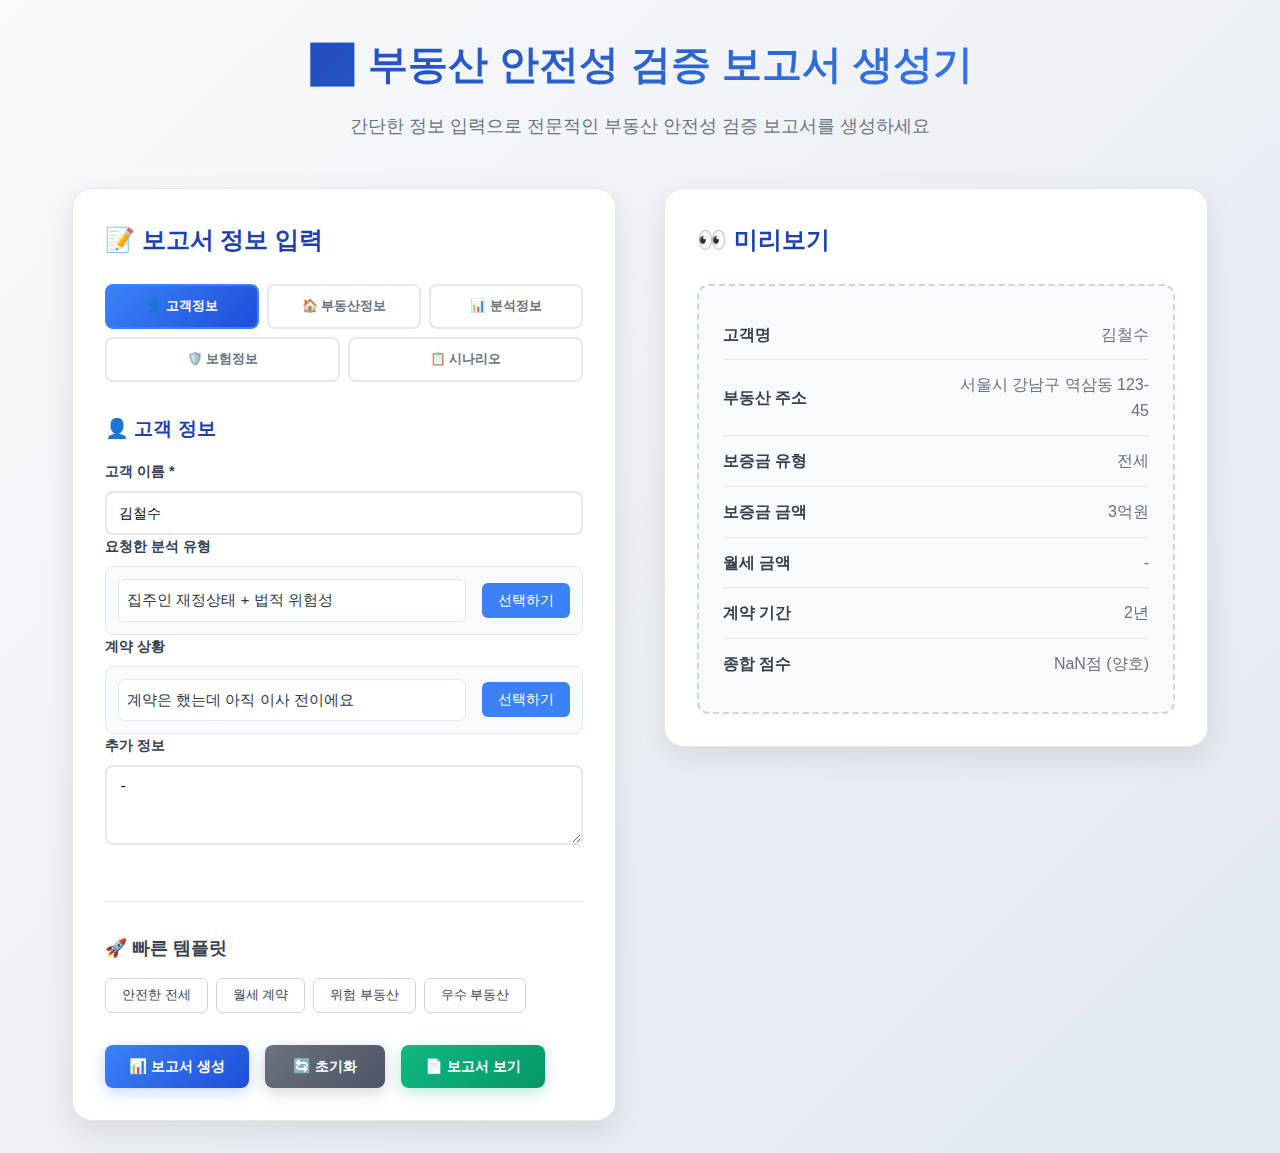
<file: 03_Report_System/report-generator/report-generator.html>
<!DOCTYPE html>
<html lang="ko">
<head>
    <!-- Google Analytics 4 (GA4) 측정 코드 -->
    <script async src="https://www.googletagmanager.com/gtag/js?id=G-W7X130KM7E"></script>
    <script>
      window.dataLayer = window.dataLayer || [];
      function gtag(){dataLayer.push(arguments);}
      gtag('js', new Date());

      gtag('config', 'G-W7X130KM7E');
    </script>
    
    <meta charset="UTF-8">
    <meta name="viewport" content="width=device-width, initial-scale=1.0">
    <title>부동산 안전성 검증 보고서 생성기 - 보증지킴이</title>
    <link rel="icon" type="image/png" href="../images/logo.png"> 
    <link rel="apple-touch-icon" href="../images/logo.png">
    <link rel="stylesheet" href="../report-generator/report-generator.css">
    
    <!-- Meta Pixel Code -->
    <script>
    !function(f,b,e,v,n,t,s)
    {if(f.fbq)return;n=f.fbq=function(){n.callMethod?
    n.callMethod.apply(n,arguments):n.queue.push(arguments)};
    if(!f._fbq)f._fbq=n;n.push=n;n.loaded=!0;n.version='2.0';
    n.queue=[];t=b.createElement(e);t.async=!0;
    t.src=v;s=b.getElementsByTagName(e)[0];
    s.parentNode.insertBefore(t,s)}(window, document,'script',
    'https://connect.facebook.net/en_US/fbevents.js');
    fbq('init', '1330722015430909');
    fbq('track', 'PageView');
    </script>
    <noscript><img height="1" width="1" style="display:none"
    src="https://www.facebook.com/tr?id=1330722015430909&ev=PageView&noscript=1"
    /></noscript>
    <!-- End Meta Pixel Code -->
</head>
<body>
    <div class="container">
        <!-- 헤더 -->
        <div class="header">
            <h1>📊 부동산 안전성 검증 보고서 생성기</h1>
            <p>간단한 정보 입력으로 전문적인 부동산 안전성 검증 보고서를 생성하세요</p>
        </div>

        <!-- 메인 콘텐츠 -->
        <div class="main-content">
            <!-- 입력 폼 섹션 -->
            <div class="form-section">
                <h2>📝 보고서 정보 입력</h2>
                
                <!-- 섹션 네비게이션 -->
                <div class="section-navigation">
                    <button type="button" class="nav-btn active" onclick="showSection('customer')">👤 고객정보</button>
                    <button type="button" class="nav-btn" onclick="showSection('property')">🏠 부동산정보</button>
                    <button type="button" class="nav-btn" onclick="showSection('analysis')">📊 분석정보</button>
                    <button type="button" class="nav-btn" onclick="showSection('insurance')">🛡️ 보험정보</button>
                    <button type="button" class="nav-btn" onclick="showSection('scenario')">📋 시나리오</button>
                </div>
                
                <form id="reportForm" class="form-grid">
                    <!-- 고객 정보 섹션 -->
                    <div class="section-content active" id="customer-section">
                        <h3>👤 고객 정보</h3>
                        <div class="form-group">
                            <label for="customerName">고객 이름 *</label>
                            <input type="text" id="customerName" placeholder="예: 김철수" value="김철수" required>
                        </div>

                        <div class="form-group">
                            <label for="requestedAnalysis">요청한 분석 유형</label>
                            <div class="analysis-type-selector">
                                <div class="selected-analysis" id="selectedAnalysis">집주인 재정상태 + 법적 위험성</div>
                                <button type="button" class="select-button" onclick="openAnalysisSelector()">선택하기</button>
                            </div>
                        </div>

                        <div class="form-group">
                            <label for="contractSituation">계약 상황</label>
                            <div class="selector-container">
                                <div class="selected-value" id="selectedContractSituation">계약은 했는데 아직 이사 전이에요</div>
                                <button type="button" class="select-button" onclick="openContractSituationSelector()">선택하기</button>
                            </div>
                        </div>

                        <div class="form-group">
                            <label for="additionalInfo">추가 정보</label>
                            <textarea id="additionalInfo" placeholder="특별한 요청사항이나 추가 정보를 입력하세요">-</textarea>
                        </div>
                    </div>

                    <!-- 부동산 정보 섹션 -->
                    <div class="section-content" id="property-section">
                        <h3>🏠 부동산 정보</h3>
                        <div class="form-group">
                            <label for="propertyAddress">부동산 주소 *</label>
                            <input type="text" id="propertyAddress" placeholder="예: 서울시 강남구 역삼동 123-45" value="서울시 강남구 역삼동 123-45" required>
                        </div>

                        <div class="form-group">
                            <label for="depositType">보증금 유형 *</label>
                            <div class="selector-container">
                                <div class="selected-value" id="selectedDepositType">전세</div>
                                <button type="button" class="select-button" onclick="openDepositTypeSelector()">선택하기</button>
                            </div>
                        </div>

                        <div class="form-group">
                            <label for="depositAmount">보증금 금액 *</label>
                            <input type="text" id="depositAmount" placeholder="예: 3억원, 1억 5천만원" value="3억원" required>
                            <div class="help-text">한글로 입력해주세요 (예: 3억원, 1억 5천만원)</div>
                        </div>

                        <div class="form-group">
                            <label for="monthlyRent">월세 금액</label>
                            <input type="text" id="monthlyRent" placeholder="예: 50만원 (전세면 -)" value="-">
                            <div class="help-text">월세/반전세인 경우에만 입력, 전세면 "-"</div>
                        </div>

                        <div class="form-group">
                            <label for="contractPeriod">계약 기간</label>
                            <div class="selector-container">
                                <div class="selected-value" id="selectedContractPeriod">2년</div>
                                <button type="button" class="select-button" onclick="openContractPeriodSelector()">선택하기</button>
                            </div>
                        </div>
                    </div>

                    <!-- 분석 정보 섹션 -->
                    <div class="section-content" id="analysis-section">
                        <h3>📊 분석 정보</h3>
                        <div class="score-input-group">
                            <div class="form-group">
                                <label for="legalScore">법적 안전성 점수 *</label>
                                <input type="number" id="legalScore" placeholder="0-100" value="90" min="0" max="100" required>
                            </div>
                            <div class="form-group">
                                <label for="financialScore">금융 안전성 점수 *</label>
                                <input type="number" id="financialScore" placeholder="0-100" value="85" min="0" max="100" required>
                            </div>
                        </div>
                        
                        <div class="score-input-group">
                            <div class="form-group">
                                <label for="totalScore">종합 점수 (자동계산)</label>
                                <input type="number" id="totalScore" placeholder="자동계산" readonly>
                            </div>
                            <div class="form-group">
                                <label for="scoreLabel">점수 등급 (자동계산)</label>
                                <select id="scoreLabel" disabled>
                                    <option value="우수">우수 (90-100)</option>
                                    <option value="양호" selected>양호 (80-89)</option>
                                    <option value="보통">보통 (70-79)</option>
                                    <option value="주의">주의 (50-69)</option>
                                    <option value="위험">위험 (0-49)</option>
                                </select>
                            </div>
                        </div>
                    </div>

                    <!-- 보험 정보 섹션 -->
                    <div class="section-content" id="insurance-section">
                        <h3>🛡️ 보험 정보</h3>
                        <div class="form-group">
                            <label for="insuranceAvailable">보험 가입 가능 여부</label>
                            <div class="selector-container">
                                <div class="selected-value" id="selectedInsuranceAvailable">가입 가능</div>
                                <button type="button" class="select-button" onclick="openInsuranceSelector()">선택하기</button>
                            </div>
                        </div>

                        <div class="form-group">
                            <label for="insurancePremium">월 보험료</label>
                            <input type="text" id="insurancePremium" placeholder="예: 3만원" value="3만원">
                        </div>

                        <div class="form-group">
                            <label for="insuranceLimit">보장 한도</label>
                            <input type="text" id="insuranceLimit" placeholder="예: 최대 3억원" value="최대 3억원">
                        </div>

                        <div class="form-group">
                            <label for="recommendedInsurance">추천 보험사</label>
                            <input type="text" id="recommendedInsurance" placeholder="예: DB손해보험, 현대해상" value="DB손해보험, 현대해상">
                        </div>

                        <div class="form-group">
                            <label for="loanAvailable">전세대출 가능 여부</label>
                            <div class="selector-container">
                                <div class="selected-value" id="selectedLoanAvailable">대출 가능</div>
                                <button type="button" class="select-button" onclick="openLoanSelector()">선택하기</button>
                            </div>
                        </div>

                        <div class="form-group">
                            <label for="loanLimit">대출 한도</label>
                            <input type="text" id="loanLimit" placeholder="예: 2.4억원" value="2.4억원">
                        </div>

                        <div class="form-group">
                            <label for="recommendedBank">추천 은행</label>
                            <input type="text" id="recommendedBank" placeholder="예: 국민은행, 신한은행" value="국민은행, 신한은행">
                        </div>
                    </div>

                    <!-- 시나리오 선택 섹션 -->
                    <div class="section-content" id="scenario-section">
                        <h3>📋 시나리오 선택</h3>
                        <p class="section-description">보고서에 포함할 시나리오를 선택하세요</p>
                        
                        <div class="scenario-checkboxes">
                            <div class="checkbox-group">
                                <input type="checkbox" id="scenarioAuction" checked>
                                <label for="scenarioAuction">경매 상황</label>
                                <span class="checkbox-desc">경매 발생 시 예상되는 상황과 손실 분석</span>
                            </div>
                            
                            <div class="checkbox-group">
                                <input type="checkbox" id="scenarioFraud" checked onchange="toggleFraudDetails()">
                                <label for="scenarioFraud">전세사기</label>
                                <span class="checkbox-desc">이런 전세사기들이 있어요</span>
                                <button type="button" class="detail-toggle-btn" onclick="toggleFraudDetails()" id="fraudDetailBtn">세부선택</button>
                                
                                <div class="fraud-details" id="fraudDetails" style="display: none;">
                                    <div class="fraud-sub-checkboxes">
                                        <div class="sub-checkbox-group">
                                            <input type="checkbox" id="fraudDoubleContract" checked>
                                            <label for="fraudDoubleContract">이중계약 사기</label>
                                            <span class="sub-desc">같은 집을 여러 명에게 계약</span>
                                        </div>
                                        <div class="sub-checkbox-group">
                                            <input type="checkbox" id="fraudFakeOwner" checked>
                                            <label for="fraudFakeOwner">가짜 집주인 사기</label>
                                            <span class="sub-desc">실제 집주인이 아닌 사람이 계약</span>
                                        </div>
                                        <div class="sub-checkbox-group">
                                            <input type="checkbox" id="fraudMortgage" checked>
                                            <label for="fraudMortgage">저당권 설정 사기</label>
                                            <span class="sub-desc">보증금보다 높은 저당권 설정</span>
                                        </div>
                                        <div class="sub-checkbox-group">
                                            <input type="checkbox" id="fraudAuction" checked>
                                            <label for="fraudAuction">경매 예정 사기</label>
                                            <span class="sub-desc">경매 예정인 집을 계약</span>
                                        </div>
                                        <div class="sub-checkbox-group">
                                            <input type="checkbox" id="fraudDocument" checked>
                                            <label for="fraudDocument">서류 위조 사기</label>
                                            <span class="sub-desc">등기부등본 등 서류 위조</span>
                                        </div>
                                        <div class="sub-checkbox-group">
                                            <input type="checkbox" id="fraudDeposit" checked>
                                            <label for="fraudDeposit">보증금 횡령 사기</label>
                                            <span class="sub-desc">보증금을 다른 용도로 사용</span>
                                        </div>
                                        <div class="sub-checkbox-group">
                                            <input type="checkbox" id="fraudEviction" checked>
                                            <label for="fraudEviction">강제퇴거 사기</label>
                                            <span class="sub-desc">계약 기간 중 강제로 퇴거 요구</span>
                                        </div>
                                        <div class="sub-checkbox-group">
                                            <input type="checkbox" id="fraudRent" checked>
                                            <label for="fraudRent">월세 요구 사기</label>
                                            <span class="sub-desc">전세인데 월세를 요구</span>
                                        </div>
                                    </div>
                                </div>
                            </div>
                            
                            <div class="checkbox-group">
                                <input type="checkbox" id="scenarioContact" checked>
                                <label for="scenarioContact">집주인 연락 두절</label>
                                <span class="checkbox-desc">갑자기 연락이 안 될 때</span>
                            </div>
                            
                            <div class="checkbox-group">
                                <input type="checkbox" id="scenarioPrice" checked>
                                <label for="scenarioPrice">저렴한 매물</label>
                                <span class="checkbox-desc">너무 싸게 나온 집일 때</span>
                            </div>
                            
                            <div class="checkbox-group">
                                <input type="checkbox" id="scenarioContract" checked>
                                <label for="scenarioContract">계약서 이상 조항</label>
                                <span class="checkbox-desc">이상한 조건이 있을 때</span>
                            </div>
                            
                            <div class="checkbox-group">
                                <input type="checkbox" id="scenarioCredit" checked>
                                <label for="scenarioCredit">집주인 신용도</label>
                                <span class="checkbox-desc">집주인 재정상태가 불안할 때</span>
                            </div>
                            
                            <div class="checkbox-group">
                                <input type="checkbox" id="scenarioTips" checked>
                                <label for="scenarioTips">추가 팁</label>
                                <span class="checkbox-desc">더 안전하게 하려면</span>
                            </div>
                        </div>
                    </div>

                    <!-- 빠른 템플릿 -->
                    <div class="quick-templates">
                        <h3>🚀 빠른 템플릿</h3>
                        <div class="template-buttons">
                            <button type="button" class="btn-template" onclick="loadTemplate('safe')">안전한 전세</button>
                            <button type="button" class="btn-template" onclick="loadTemplate('monthly')">월세 계약</button>
                            <button type="button" class="btn-template" onclick="loadTemplate('risky')">위험 부동산</button>
                            <button type="button" class="btn-template" onclick="loadTemplate('excellent')">우수 부동산</button>
                        </div>
                    </div>
                </form>

                <!-- 액션 버튼들 -->
                <div class="form-actions">
                    <button type="button" class="btn btn-primary" onclick="generateReport()">
                        📊 보고서 생성
                    </button>
                    <button type="button" class="btn btn-secondary" onclick="resetForm()">
                        🔄 초기화
                    </button>
                    <button type="button" class="btn btn-success" onclick="openReport()">
                        📄 보고서 보기
                    </button>
                </div>
            </div>

            <!-- 미리보기 섹션 -->
            <div class="preview-section">
                <h2>👀 미리보기</h2>
                <div class="preview-content">
                    <div class="preview-placeholder" id="previewPlaceholder">
                        📝 정보를 입력하고<br>
                        "보고서 생성" 버튼을 클릭하면<br>
                        미리보기가 표시됩니다
                    </div>
                    <div class="preview-data" id="previewData">
                        <!-- 미리보기 데이터가 여기에 표시됩니다 -->
                    </div>
                </div>
            </div>
        </div>
    </div>

    <!-- 분석 유형 선택 팝업 -->
    <div class="analysis-selector-popup" id="analysisSelectorPopup">
        <div class="popup-content">
            <div class="popup-header">
                <h3>분석 유형 선택</h3>
                <button class="close-button" onclick="closeAnalysisSelector()">×</button>
            </div>
            <div class="analysis-options">
                <div class="analysis-option" onclick="selectAnalysis('집주인 재정상태 + 법적 위험성')">
                    <div class="option-icon">💰⚖️</div>
                    <div class="option-text">
                        <div class="option-title">집주인 재정상태 + 법적 위험성</div>
                        <div class="option-desc">집주인의 재정상태와 법적 리스크를 종합 분석</div>
                    </div>
                </div>
                <div class="analysis-option" onclick="selectAnalysis('부동산 시세 + 투자 가치')">
                    <div class="option-icon">📈🏠</div>
                    <div class="option-text">
                        <div class="option-title">부동산 시세 + 투자 가치</div>
                        <div class="option-desc">현재 시세와 향후 투자 가치를 분석</div>
                    </div>
                </div>
                <div class="analysis-option" onclick="selectAnalysis('계약서 검토 + 권리분석')">
                    <div class="option-icon">📋🔍</div>
                    <div class="option-text">
                        <div class="option-title">계약서 검토 + 권리분석</div>
                        <div class="option-desc">계약서 내용과 임차인 권리를 상세 분석</div>
                    </div>
                </div>
                <div class="analysis-option" onclick="selectAnalysis('전체 종합 분석')">
                    <div class="option-icon">🎯📊</div>
                    <div class="option-text">
                        <div class="option-title">전체 종합 분석</div>
                        <div class="option-desc">모든 항목을 포함한 종합적인 분석</div>
                    </div>
                </div>
                <div class="analysis-option" onclick="selectAnalysis('긴급 위험성 검토')">
                    <div class="option-icon">⚠️🚨</div>
                    <div class="option-text">
                        <div class="option-title">긴급 위험성 검토</div>
                        <div class="option-desc">즉시 확인이 필요한 위험 요소들을 우선 분석</div>
                    </div>
                </div>
            </div>
        </div>
    </div>

    <!-- 보증금 유형 선택 팝업 -->
    <div class="selector-popup" id="depositTypeSelectorPopup">
        <div class="popup-content">
            <div class="popup-header">
                <h3>보증금 유형 선택</h3>
                <button class="close-button" onclick="closeDepositTypeSelector()">×</button>
            </div>
            <div class="selector-options">
                <div class="selector-option" onclick="selectDepositType('전세')">
                    <div class="option-icon">🏠</div>
                    <div class="option-text">
                        <div class="option-title">전세</div>
                        <div class="option-desc">보증금만 지불하고 월세 없음</div>
                    </div>
                </div>
                <div class="selector-option" onclick="selectDepositType('월세')">
                    <div class="option-icon">💰</div>
                    <div class="option-text">
                        <div class="option-title">월세</div>
                        <div class="option-desc">보증금 + 매월 월세 지불</div>
                    </div>
                </div>
                <div class="selector-option" onclick="selectDepositType('반전세')">
                    <div class="option-icon">🔄</div>
                    <div class="option-text">
                        <div class="option-title">반전세</div>
                        <div class="option-desc">보증금의 일부만 지불하고 월세 지불</div>
                    </div>
                </div>
            </div>
        </div>
    </div>

    <!-- 계약 기간 선택 팝업 -->
    <div class="selector-popup" id="contractPeriodSelectorPopup">
        <div class="popup-content">
            <div class="popup-header">
                <h3>계약 기간 선택</h3>
                <button class="close-button" onclick="closeContractPeriodSelector()">×</button>
            </div>
            <div class="selector-options">
                <div class="selector-option" onclick="selectContractPeriod('6개월')">
                    <div class="option-icon">📅</div>
                    <div class="option-text">
                        <div class="option-title">6개월</div>
                        <div class="option-desc">단기 계약</div>
                    </div>
                </div>
                <div class="selector-option" onclick="selectContractPeriod('1년')">
                    <div class="option-icon">📆</div>
                    <div class="option-text">
                        <div class="option-title">1년</div>
                        <div class="option-desc">일반적인 계약 기간</div>
                    </div>
                </div>
                <div class="selector-option" onclick="selectContractPeriod('2년')">
                    <div class="option-icon">🗓️</div>
                    <div class="option-text">
                        <div class="option-title">2년</div>
                        <div class="option-desc">장기 계약 (권장)</div>
                    </div>
                </div>
            </div>
        </div>
    </div>

    <!-- 보험 가입 가능 여부 선택 팝업 -->
    <div class="selector-popup" id="insuranceSelectorPopup">
        <div class="popup-content">
            <div class="popup-header">
                <h3>보험 가입 가능 여부</h3>
                <button class="close-button" onclick="closeInsuranceSelector()">×</button>
            </div>
            <div class="selector-options">
                <div class="selector-option" onclick="selectInsurance('가입 가능')">
                    <div class="option-icon">✅</div>
                    <div class="option-text">
                        <div class="option-title">가입 가능</div>
                        <div class="option-desc">전세보증보험 가입 가능</div>
                    </div>
                </div>
                <div class="selector-option" onclick="selectInsurance('가입 불가')">
                    <div class="option-icon">❌</div>
                    <div class="option-text">
                        <div class="option-title">가입 불가</div>
                        <div class="option-desc">보험 가입 조건 미충족</div>
                    </div>
                </div>
                <div class="selector-option" onclick="selectInsurance('조건부 가입')">
                    <div class="option-icon">⚠️</div>
                    <div class="option-text">
                        <div class="option-title">조건부 가입</div>
                        <div class="option-desc">특정 조건 하에 가입 가능</div>
                    </div>
                </div>
            </div>
        </div>
    </div>

    <!-- 전세대출 가능 여부 선택 팝업 -->
    <div class="selector-popup" id="loanSelectorPopup">
        <div class="popup-content">
            <div class="popup-header">
                <h3>전세대출 가능 여부</h3>
                <button class="close-button" onclick="closeLoanSelector()">×</button>
            </div>
            <div class="selector-options">
                <div class="selector-option" onclick="selectLoan('대출 가능')">
                    <div class="option-icon">🏦</div>
                    <div class="option-text">
                        <div class="option-title">대출 가능</div>
                        <div class="option-desc">전세대출 신청 가능</div>
                    </div>
                </div>
                <div class="selector-option" onclick="selectLoan('대출 불가')">
                    <div class="option-icon">🚫</div>
                    <div class="option-text">
                        <div class="option-title">대출 불가</div>
                        <div class="option-desc">대출 조건 미충족</div>
                    </div>
                </div>
                <div class="selector-option" onclick="selectLoan('조건부 대출')">
                    <div class="option-icon">📋</div>
                    <div class="option-text">
                        <div class="option-title">조건부 대출</div>
                        <div class="option-desc">특정 조건 하에 대출 가능</div>
                    </div>
                </div>
            </div>
        </div>
    </div>

    <!-- 계약 상황 선택 팝업 -->
    <div class="selector-popup" id="contractSituationSelectorPopup">
        <div class="popup-content">
            <div class="popup-header">
                <h3>계약 상황 선택</h3>
                <button class="close-button" onclick="closeContractSituationSelector()">×</button>
            </div>
            <div class="selector-options">
                <div class="selector-option" onclick="selectContractSituation('계약은 했는데 아직 이사 전이에요')">
                    <div class="option-icon">📋</div>
                    <div class="option-text">
                        <div class="option-title">계약은 했는데 아직 이사 전이에요</div>
                        <div class="option-desc">계약 체결 후 이사 준비 중</div>
                    </div>
                </div>
                <div class="selector-option" onclick="selectContractSituation('계약하고 싶은 집이 있어요')">
                    <div class="option-icon">🔍</div>
                    <div class="option-text">
                        <div class="option-title">계약하고 싶은 집이 있어요</div>
                        <div class="option-desc">계약 전 분석 요청</div>
                    </div>
                </div>
                <div class="selector-option" onclick="selectContractSituation('현재 거주 중이에요')">
                    <div class="option-icon">🏠</div>
                    <div class="option-text">
                        <div class="option-title">현재 거주 중이에요</div>
                        <div class="option-desc">이미 거주 중인 부동산 분석</div>
                    </div>
                </div>
                <div class="selector-option" onclick="selectContractSituation('둘러보기만 했어요')">
                    <div class="option-icon">👀</div>
                    <div class="option-text">
                        <div class="option-title">둘러보기만 했어요</div>
                        <div class="option-desc">부동산 확인 후 분석 요청</div>
                    </div>
                </div>
            </div>
        </div>
    </div>

    <!-- 팝업 클릭율 및 광고비 대비 수익률 측정을 위한 추적 코드 -->
    <script>
        /**
         * ========================================
         * 팝업 클릭율 및 광고비 대비 수익률 측정 시스템
         * ========================================
         */
        
        // 추적 데이터 저장소
        const trackingData = {
            popupClicks: {},
            adRevenue: {},
            userSessions: [],
            conversionEvents: []
        };

        // 팝업 클릭 추적 함수
        function trackPopupClick(popupId, popupType, action) {
            const timestamp = new Date().toISOString();
            const sessionId = getSessionId();
            
            const clickData = {
                sessionId: sessionId,
                popupId: popupId,
                popupType: popupType,
                action: action, // 'open', 'close', 'interact'
                timestamp: timestamp,
                userAgent: navigator.userAgent,
                referrer: document.referrer,
                url: window.location.href
            };

            // 로컬 저장소에 저장
            if (!trackingData.popupClicks[popupId]) {
                trackingData.popupClicks[popupId] = [];
            }
            trackingData.popupClicks[popupId].push(clickData);

            // 서버로 전송 (실제 구현 시)
            sendTrackingData('popup_click', clickData);
            
            console.log('팝업 클릭 추적:', clickData);
        }

        // 전환 이벤트 추적 (보고서 생성, 다운로드 등)
        function trackConversionEvent(eventType, eventValue, metadata = {}) {
            const timestamp = new Date().toISOString();
            const sessionId = getSessionId();
            
            const conversionData = {
                sessionId: sessionId,
                eventType: eventType, // 'report_generated', 'report_downloaded', 'form_submitted'
                eventValue: eventValue,
                metadata: metadata,
                timestamp: timestamp,
                userAgent: navigator.userAgent,
                referrer: document.referrer,
                url: window.location.href
            };

            trackingData.conversionEvents.push(conversionData);
            sendTrackingData('conversion', conversionData);
            
            console.log('전환 이벤트 추적:', conversionData);
        }

        // 세션 ID 생성
        function getSessionId() {
            let sessionId = sessionStorage.getItem('tracking_session_id');
            if (!sessionId) {
                sessionId = 'session_' + Date.now() + '_' + Math.random().toString(36).substr(2, 9);
                sessionStorage.setItem('tracking_session_id', sessionId);
            }
            return sessionId;
        }

        // 추적 데이터를 서버로 전송
        function sendTrackingData(eventType, data) {
            // 현재는 로컬 스토리지에 저장
            const existingData = JSON.parse(localStorage.getItem('tracking_data') || '{}');
            if (!existingData[eventType]) {
                existingData[eventType] = [];
            }
            existingData[eventType].push(data);
            localStorage.setItem('tracking_data', JSON.stringify(existingData));
        }

        // 개발자용 추적 데이터 확인 함수 (콘솔에서 사용)
        window.trackingUtils = {
            getData: () => trackingData,
            trackPopupClick: trackPopupClick,
            trackConversion: trackConversionEvent
        };
    </script>

    <script>
        /**
         * ========================================
         * 보고서 생성기 JavaScript
         * ========================================
         */

        // 분석 유형 선택 팝업 관련 함수들
        function openAnalysisSelector() {
            document.getElementById('analysisSelectorPopup').style.display = 'flex';
            trackPopupClick('analysis_selector', 'popup_selector', 'open');
        }

        function closeAnalysisSelector() {
            document.getElementById('analysisSelectorPopup').style.display = 'none';
            trackPopupClick('analysis_selector', 'popup_selector', 'close');
        }

        function selectAnalysis(analysisType) {
            document.getElementById('selectedAnalysis').textContent = analysisType;
            trackPopupClick('analysis_selector', 'popup_selector', 'interact');
            closeAnalysisSelector();
        }

        // 팝업 외부 클릭 시 닫기
        document.addEventListener('click', function(event) {
            const popup = document.getElementById('analysisSelectorPopup');
            if (event.target === popup) {
                closeAnalysisSelector();
            }
        });

        // 보증금 유형 선택 관련 함수들
        function openDepositTypeSelector() {
            document.getElementById('depositTypeSelectorPopup').style.display = 'flex';
        }

        function closeDepositTypeSelector() {
            document.getElementById('depositTypeSelectorPopup').style.display = 'none';
        }

        function selectDepositType(depositType) {
            document.getElementById('selectedDepositType').textContent = depositType;
            closeDepositTypeSelector();
        }

        // 계약 기간 선택 관련 함수들
        function openContractPeriodSelector() {
            document.getElementById('contractPeriodSelectorPopup').style.display = 'flex';
        }

        function closeContractPeriodSelector() {
            document.getElementById('contractPeriodSelectorPopup').style.display = 'none';
        }

        function selectContractPeriod(contractPeriod) {
            document.getElementById('selectedContractPeriod').textContent = contractPeriod;
            closeContractPeriodSelector();
        }

        // 보험 가입 가능 여부 선택 관련 함수들
        function openInsuranceSelector() {
            document.getElementById('insuranceSelectorPopup').style.display = 'flex';
        }

        function closeInsuranceSelector() {
            document.getElementById('insuranceSelectorPopup').style.display = 'none';
        }

        function selectInsurance(insuranceStatus) {
            document.getElementById('selectedInsuranceAvailable').textContent = insuranceStatus;
            closeInsuranceSelector();
        }

        // 전세대출 가능 여부 선택 관련 함수들
        function openLoanSelector() {
            document.getElementById('loanSelectorPopup').style.display = 'flex';
        }

        function closeLoanSelector() {
            document.getElementById('loanSelectorPopup').style.display = 'none';
        }

        function selectLoan(loanStatus) {
            document.getElementById('selectedLoanAvailable').textContent = loanStatus;
            closeLoanSelector();
        }

        // 계약 상황 선택 관련 함수들
        function openContractSituationSelector() {
            document.getElementById('contractSituationSelectorPopup').style.display = 'flex';
        }

        function closeContractSituationSelector() {
            document.getElementById('contractSituationSelectorPopup').style.display = 'none';
        }

        function selectContractSituation(contractSituation) {
            document.getElementById('selectedContractSituation').textContent = contractSituation;
            closeContractSituationSelector();
        }

        // 모든 팝업 외부 클릭 시 닫기
        document.addEventListener('click', function(event) {
            const popups = [
                'analysisSelectorPopup',
                'depositTypeSelectorPopup', 
                'contractPeriodSelectorPopup',
                'insuranceSelectorPopup',
                'loanSelectorPopup',
                'contractSituationSelectorPopup'
            ];
            
            popups.forEach(popupId => {
                const popup = document.getElementById(popupId);
                if (event.target === popup) {
                    popup.style.display = 'none';
                }
            });
        });

        // 전세사기 세부 항목 토글 함수
        function toggleFraudDetails() {
            const fraudDetails = document.getElementById('fraudDetails');
            const fraudDetailBtn = document.getElementById('fraudDetailBtn');
            const isVisible = fraudDetails.style.display !== 'none';
            
            if (isVisible) {
                fraudDetails.style.display = 'none';
                fraudDetailBtn.textContent = '세부선택';
            } else {
                fraudDetails.style.display = 'block';
                fraudDetailBtn.textContent = '접기';
            }
        }

        // 법적 안전성과 금융 안전성 점수 입력 시 자동으로 종합 점수와 등급 계산
        function calculateTotalScore() {
            const legalScore = parseInt(document.getElementById('legalScore').value) || 0;
            const financialScore = parseInt(document.getElementById('financialScore').value) || 0;
            
            // 평균 점수 계산 (소수점 첫째자리까지 반올림)
            const averageScore = Math.round(((legalScore + financialScore) / 2) * 10) / 10;
            
            // 종합 점수 업데이트
            document.getElementById('totalScore').value = averageScore;
            
            // 점수 등급 자동 설정
            const scoreLabel = document.getElementById('scoreLabel');
            if (averageScore >= 90) scoreLabel.value = '우수';
            else if (averageScore >= 80) scoreLabel.value = '양호';
            else if (averageScore >= 70) scoreLabel.value = '보통';
            else if (averageScore >= 50) scoreLabel.value = '주의';
            else if (averageScore >= 0) scoreLabel.value = '위험';
            
            updatePreview();
        }

        // 법적 안전성과 금융 안전성 점수 입력 이벤트
        document.getElementById('legalScore').addEventListener('input', calculateTotalScore);
        document.getElementById('financialScore').addEventListener('input', calculateTotalScore);

        /**
         * 섹션 전환 함수
         */
        function showSection(sectionId) {
            // 모든 섹션 숨기기
            document.querySelectorAll('.section-content').forEach(section => {
                section.classList.remove('active');
            });
            
            // 모든 네비게이션 버튼 비활성화
            document.querySelectorAll('.nav-btn').forEach(btn => {
                btn.classList.remove('active');
            });
            
            // 선택된 섹션 표시
            const targetSection = document.getElementById(sectionId + '-section');
            if (targetSection) {
                targetSection.classList.add('active');
            }
            
            // 선택된 버튼 활성화
            const targetButton = event.target;
            if (targetButton) {
                targetButton.classList.add('active');
            }
        }

        // 모든 입력 필드에 실시간 미리보기 업데이트 이벤트 추가
        document.querySelectorAll('#reportForm input, #reportForm select, #reportForm textarea').forEach(input => {
            input.addEventListener('input', updatePreview);
        });

        /**
         * 미리보기 업데이트
         */
        function updatePreview() {
            const formData = getFormData();
            const previewPlaceholder = document.getElementById('previewPlaceholder');
            const previewData = document.getElementById('previewData');
            
            if (formData.customerName && formData.propertyAddress && formData.depositAmount) {
                previewPlaceholder.style.display = 'none';
                previewData.style.display = 'block';
                
                previewData.innerHTML = `
                    <div class="preview-item">
                        <span class="preview-label">고객명</span>
                        <span class="preview-value">${formData.customerName}</span>
                    </div>
                    <div class="preview-item">
                        <span class="preview-label">부동산 주소</span>
                        <span class="preview-value">${formData.propertyAddress}</span>
                    </div>
                    <div class="preview-item">
                        <span class="preview-label">보증금 유형</span>
                        <span class="preview-value">${formData.depositType}</span>
                    </div>
                    <div class="preview-item">
                        <span class="preview-label">보증금 금액</span>
                        <span class="preview-value">${formData.depositAmount}</span>
                    </div>
                    <div class="preview-item">
                        <span class="preview-label">월세 금액</span>
                        <span class="preview-value">${formData.monthlyRent}</span>
                    </div>
                    <div class="preview-item">
                        <span class="preview-label">계약 기간</span>
                        <span class="preview-value">${formData.contractPeriod}</span>
                    </div>
                    <div class="preview-item">
                        <span class="preview-label">종합 점수</span>
                        <span class="preview-value">${formData.totalScore}점 (${formData.scoreLabel})</span>
                    </div>
                `;
            } else {
                previewPlaceholder.style.display = 'block';
                previewData.style.display = 'none';
            }
        }

        /**
         * 폼 데이터 수집
         */
        function getFormData() {
            // 전세사기 세부 항목들 (fraudDetailsChecked 배열로 통합)
            const fraudDetailsChecked = [];
            if (document.getElementById('fraudDoubleContract').checked) fraudDetailsChecked.push('doubleContract');
            if (document.getElementById('fraudFakeOwner').checked) fraudDetailsChecked.push('fakeLandlord');
            if (document.getElementById('fraudMortgage').checked) fraudDetailsChecked.push('depositFraud'); // 저당권 > 보증금 사기 유형으로 간주
            if (document.getElementById('fraudAuction').checked) fraudDetailsChecked.push('kkangtong'); // 경매 예정 > 깡통전세 유형으로 간주
            if (document.getElementById('fraudDocument').checked) fraudDetailsChecked.push('fakeDocument');
            if (document.getElementById('fraudDeposit').checked) fraudDetailsChecked.push('depositFraud');
            if (document.getElementById('fraudEviction').checked) fraudDetailsChecked.push('evictionFraud');
            if (document.getElementById('fraudRent').checked) fraudDetailsChecked.push('doubleContract'); // 월세 요구 > 이중계약/권리분쟁 유형으로 간주

            return {
                customerName: document.getElementById('customerName').value,
                propertyAddress: document.getElementById('propertyAddress').value,
                depositType: document.getElementById('selectedDepositType').textContent,
                depositAmount: document.getElementById('depositAmount').value,
                monthlyRent: document.getElementById('monthlyRent').value,
                contractPeriod: document.getElementById('selectedContractPeriod').textContent,
                legalScore: parseInt(document.getElementById('legalScore').value),
                financialScore: parseInt(document.getElementById('financialScore').value),
                totalScore: parseFloat(document.getElementById('totalScore').value),
                scoreLabel: document.getElementById('scoreLabel').value,
                requestedAnalysis: document.getElementById('selectedAnalysis').textContent,
                contractSituation: document.getElementById('selectedContractSituation').textContent,
                additionalInfo: document.getElementById('additionalInfo').value,
                insuranceAvailable: document.getElementById('selectedInsuranceAvailable').textContent,
                insurancePremium: document.getElementById('insurancePremium').value,
                insuranceLimit: document.getElementById('insuranceLimit').value,
                recommendedInsurance: document.getElementById('recommendedInsurance').value,
                loanAvailable: document.getElementById('selectedLoanAvailable').textContent,
                loanLimit: document.getElementById('loanLimit').value,
                recommendedBank: document.getElementById('recommendedBank').value,
                scenarioAuction: document.getElementById('scenarioAuction').checked,
                scenarioFraud: document.getElementById('scenarioFraud').checked,
                scenarioContact: document.getElementById('scenarioContact').checked,
                scenarioPrice: document.getElementById('scenarioPrice').checked,
                scenarioContract: document.getElementById('scenarioContract').checked,
                scenarioCredit: document.getElementById('scenarioCredit').checked,
                scenarioTips: document.getElementById('scenarioTips').checked,
                // 💡 추가: 체크된 전세사기 세부 유형 리스트를 추가
                fraudDetailsChecked: fraudDetailsChecked
            };
        }

        /**
         * 보고서 생성
         */
        function generateReport() {
            try {
                const formData = getFormData();
                
                // 필수 필드 검증
                if (!formData.customerName || !formData.propertyAddress || !formData.depositAmount) {
                    showNotification('❌ 필수 정보를 모두 입력해주세요.', 'error');
                    return;
                }
                
                // 보고서 생성 추적
                trackConversionEvent('report_generated', 'report_generator', {
                    customerName: formData.customerName,
                    propertyAddress: formData.propertyAddress,
                    depositAmount: formData.depositAmount,
                    totalScore: formData.totalScore
                });

                // 점수에 따른 자동 설명 생성
                formData.scoreDescription = generateScoreDescription(formData.totalScore, formData.scoreLabel);

                // localStorage에 데이터 저장
                localStorage.setItem('reportData', JSON.stringify(formData));
                
                // 새로운 HTML 파일 생성
                generateNewHTMLFile(formData);
                
                showNotification('✅ 보고서가 성공적으로 생성되었습니다!', 'success');
                
                // 1초 후 보고서 페이지로 이동
                setTimeout(() => {
                    window.open('report-template.html', '_blank');
                }, 1000);

            } catch (error) {
                console.error('보고서 생성 중 오류:', error);
                showNotification('❌ 보고서 생성 중 오류가 발생했습니다.', 'error');
            }
        }

        /**
         * 새로운 HTML 파일 생성
         */
        function generateNewHTMLFile(formData) {
            try {
                // 파일명 생성 (고객명_날짜시간)
                const now = new Date();
                const timestamp = now.toISOString().replace(/[:.]/g, '-').slice(0, 19);
                const fileName = `${formData.customerName}_${timestamp}.html`;
                
                // HTML 템플릿 생성
                const htmlContent = generateHTMLTemplate(formData);
                
                // Blob 생성
                const blob = new Blob([htmlContent], { type: 'text/html;charset=utf-8' });
                
                // File System Access API를 사용하여 특정 폴더에 저장 시도
                if ('showSaveFilePicker' in window) {
                    // 최신 브라우저에서 지원하는 File System Access API 사용
                    window.showSaveFilePicker({
                        suggestedName: fileName,
                        types: [{
                            description: 'HTML 파일',
                            accept: { 'text/html': ['.html'] }
                        }]
                    }).then(fileHandle => {
                        return fileHandle.createWritable();
                    }).then(writable => {
                        return writable.write(blob);
                    }).then(() => {
                        console.log(`✅ 파일이 성공적으로 저장되었습니다: ${fileName}`);
                        
                        // 보고서 다운로드 추적
                        trackConversionEvent('report_downloaded', fileName, {
                            customerName: formData.customerName,
                            propertyAddress: formData.propertyAddress,
                            depositAmount: formData.depositAmount,
                            totalScore: formData.totalScore
                        });
                    }).catch(error => {
                        console.warn('File System Access API 실패, 기본 다운로드로 대체:', error);
                        fallbackDownload(blob, fileName, formData);
                    });
                } else {
                    // 구형 브라우저에서는 기본 다운로드 사용
                    fallbackDownload(blob, fileName, formData);
                }
                
            } catch (error) {
                console.error('❌ HTML 파일 생성 중 오류:', error);
                throw error;
            }
        }
        
        /**
         * 기본 다운로드 방식 (fallback)
         */
        function fallbackDownload(blob, fileName, formData) {
            const url = URL.createObjectURL(blob);
            
            // 다운로드 링크 생성
            const downloadLink = document.createElement('a');
            downloadLink.href = url;
            downloadLink.download = fileName;
            downloadLink.style.display = 'none';
            
            // 다운로드 실행
            document.body.appendChild(downloadLink);
            downloadLink.click();
            document.body.removeChild(downloadLink);
            
            // URL 해제
            URL.revokeObjectURL(url);
            
            // 보고서 다운로드 추적
            trackConversionEvent('report_downloaded', fileName, {
                customerName: formData.customerName,
                propertyAddress: formData.propertyAddress,
                depositAmount: formData.depositAmount,
                totalScore: formData.totalScore
            });
            
            console.log(`✅ 새로운 HTML 파일 생성 완료: ${fileName}`);
        }

        /**
         * HTML 템플릿 생성
         */
        function generateHTMLTemplate(formData) {
            const htmlTemplate = `<!DOCTYPE html>
<html lang="ko">
<head>
    <meta charset="UTF-8">
    <meta name="viewport" content="width=device-width, initial-scale=1.0">
    <title>부동산 안전성 검증 보고서 - ${formData.customerName}</title>
    <style>
        * {
            margin: 0;
            padding: 0;
            box-sizing: border-box;
        }

        body {
            font-family: 'Pretendard', -apple-system, BlinkMacSystemFont, 'Segoe UI', 'Noto Sans KR', sans-serif;
            line-height: 1.6;
            color: #1a202c;
            background: #ffffff;
            margin: 0;
            padding: 0;
            position: relative;
            font-weight: 400;
            letter-spacing: -0.01em;
        }

        .report-container {
            max-width: 402px;
            margin: 0 auto;
            background: #ffffff;
            box-shadow: 0 2px 10px rgba(0,0,0,0.05);
            border: 1px solid #f3f4f6;
            min-height: 100vh;
            display: flex;
            flex-direction: column;
        }

        /* 헤더 */
        .report-header {
            background: #f8fafc;
            color: #374151;
            padding: 0.5rem 1rem;
            border-bottom: 2px solid #e5e7eb;
        }

        .header-content {
            display: flex;
            align-items: center;
            justify-content: center;
            gap: 0.75rem;
        }

        .company-name {
            font-size: 1.5rem;
            font-weight: 800;
            margin: 0;
            color: #1e40af;
            letter-spacing: -0.02em;
        }

        .report-meta {
            background: #ffffff;
            padding: 1rem;
            border-bottom: 1px solid #f3f4f6;
        }

        .property-info-table {
            background: #ffffff;
            border-radius: 12px;
            box-shadow: 0 2px 8px rgba(0,0,0,0.06);
            border: 1px solid #e5e7eb;
            overflow: hidden;
            margin-bottom: 1.5rem;
            padding: 0;
            max-width: 100%;
            box-sizing: border-box;
            width: 100%;
            overflow-x: hidden;
        }

        .info-table {
            width: 100%;
            border-collapse: collapse;
            font-size: 0.75rem;
            table-layout: auto;
            max-width: 100%;
            box-sizing: border-box;
            word-wrap: break-word;
            overflow: hidden;
        }

        .table-header {
            background: linear-gradient(135deg, #1e40af 0%, #3b82f6 100%);
            color: white;
            font-size: 1rem;
            font-weight: 700;
            padding: 0.5rem;
            text-align: center;
            letter-spacing: -0.01em;
            width: 100%;
            border-radius: 12px 12px 0 0;
            display: block;
            margin: 0;
            box-sizing: border-box;
            max-width: 100%;
        }

        .info-label {
            background: #f8fafc;
            color: #6b7280;
            font-weight: 600;
            padding: 0.5rem 0.3rem;
            font-size: 0.75rem;
            letter-spacing: -0.01em;
            width: 25%;
            text-align: center;
            vertical-align: middle;
        }

        .info-value {
            background: #ffffff;
            color: #374151;
            font-weight: 600;
            padding: 0.5rem 0.3rem;
            font-size: 0.75rem;
            letter-spacing: -0.01em;
            text-align: center;
            vertical-align: middle;
            width: 25%;
            word-wrap: break-word;
        }

        /* 1열 행 스타일 (첫 번째와 마지막 행) */
        tr:first-child .info-value,
        tr:last-child .info-value {
            width: 100%;
            text-align: left;
            padding-left: 1rem;
        }

        /* colspan="3"가 적용된 셀 스타일 */
        .info-value[colspan="3"] {
            width: 100%;
            text-align: left;
            padding-left: 1rem;
            box-sizing: border-box;
        }

        /* 4열 행 스타일 (보증금 유형 + 상세유형, 보증금 + 월세) */
        tr:nth-child(2) td,
        tr:nth-child(3) td {
            width: 25%;
            max-width: 25%;
            min-width: 25%;
            box-sizing: border-box;
            padding: 0.5rem 0.75rem;
            overflow: hidden;
            text-overflow: ellipsis;
            white-space: nowrap;
        }

        /* 4열 행에서 라벨과 값의 비율 조정 - 균일한 크기로 변경 */
        tr:nth-child(2) .info-label,
        tr:nth-child(3) .info-label {
            width: 25%;
            font-size: 0.75rem;
            text-align: center;
            padding: 0.5rem 0.3rem;
            max-width: 100%;
        }

        tr:nth-child(2) .info-value,
        tr:nth-child(3) .info-value {
            width: 25%;
            font-size: 0.75rem;
            text-align: center;
            padding: 0.5rem 0.3rem;
            max-width: 100%;
        }

        /* 호버 효과 */
        tr:hover .info-label {
            background: #f1f5f9;
        }

        tr:hover .info-value {
            background: #f8fafc;
        }

        /* 고객 개인화 정보 섹션 */
        .customer-info-section {
            background: linear-gradient(135deg, #f8fafc 0%, #f1f5f9 100%);
            padding: 1.5rem 1rem;
            border-bottom: 1px solid #e5e7eb;
        }

        .customer-header {
            text-align: center;
            margin-bottom: 1.5rem;
        }

        .customer-title {
            font-size: 1.3rem;
            font-weight: 800;
            color: #1e40af;
            margin: 0 0 0.5rem 0;
            letter-spacing: -0.02em;
        }

        .customer-subtitle {
            font-size: 0.9rem;
            color: #6b7280;
            margin: 0;
            font-weight: 500;
        }

        .customer-details {
            display: flex;
            flex-direction: column;
            gap: 0.75rem;
        }

        .detail-item {
            display: flex;
            justify-content: space-between;
            align-items: center;
            padding: 0.25rem 0.5rem;
            background: #ffffff;
            border-radius: 12px;
            border: 1px solid #e5e7eb;
            box-shadow: 0 1px 3px rgba(0,0,0,0.05);
        }

        .detail-label {
            font-size: 0.8rem;
            color: #6b7280;
            font-weight: 600;
            min-width: 100px;
            position: relative;
        }

        .detail-label::after {
            content: '';
            position: absolute;
            right: -0.5rem;
            top: 50%;
            transform: translateY(-50%);
            width: 1px;
            height: 60%;
            background: #e5e7eb;
        }

        .detail-value {
            font-size: 0.85rem;
            color: #374151;
            font-weight: 600;
            text-align: right;
            flex: 1;
            margin-left: 1rem;
        }

        /* 메인 콘텐츠 */
        .report-content {
            padding: 1rem;
            flex: 1;
        }

        /* 푸터 */
        .report-footer {
            background: #f8fafc;
            color: #374151;
            padding: 1rem 2rem;
            text-align: center;
            border-top: 2px solid #e5e7eb;
            margin-top: auto;
            margin-bottom: 4rem;
        }

        .footer-logo {
            font-size: 1rem;
            font-weight: 700;
            margin-bottom: 0.25rem;
            color: #1f2937;
        }

        .footer-info {
            font-size: 0.75rem;
            color: #6b7280;
            line-height: 1.4;
            margin: 0;
        }

        /* 인쇄 스타일 */
        @media print {
            body {
                background: white;
                padding: 0;
            }
            
            .report-container {
                box-shadow: none;
                max-width: none;
                border: none;
            }
            
            .report-header {
                background: #2d3748;
                -webkit-print-color-adjust: exact;
                print-color-adjust: exact;
            }
        }
    </style>
</head>
<body>
    <div class="report-container">
        <!-- 헤더 -->
        <div class="report-header">
            <div class="header-content">
                <div class="company-name">보증지킴이</div>
            </div>
        </div>

        <!-- 보고서 메타 정보 -->
        <div class="report-meta">
            <div class="property-info-table">
                <table class="info-table">
                    <thead>
                        <tr>
                            <th class="table-header">부동산 안전성 검증 보고서</th>
                        </tr>
                    </thead>
                    <tbody>
                        <tr>
                            <td class="info-label">고객명</td>
                            <td class="info-value" colspan="3">${formData.customerName || '-'}</td>
                        </tr>
                        <tr>
                            <td class="info-label">거래유형</td>
                            <td class="info-value">${formData.depositType || '-'}</td>
                            <td class="info-label">상세유형</td>
                            <td class="info-value">${formData.detailType || '-'}</td>
                        </tr>
                        <tr>
                            <td class="info-label">보증금</td>
                            <td class="info-value">${formData.depositAmount || '-'}</td>
                            <td class="info-label">월세</td>
                            <td class="info-value">${formData.monthlyRent || '-'}</td>
                        </tr>
                        <tr>
                            <td class="info-label">주소</td>
                            <td class="info-value" colspan="3">${formData.propertyAddress || '-'}</td>
                        </tr>
                        <tr>
                            <td class="info-label">상황</td>
                            <td class="info-value" colspan="3">${formData.additionalInfo || '-'}</td>
                        </tr>
                    </tbody>
                </table>
            </div>
        </div>

        <!-- 고객 개인화 정보 -->
        <div class="customer-info-section">
            <div class="customer-header">
                <h2 class="customer-title">📊 안전성 검증 결과</h2>
                <p class="customer-subtitle">종합 점수: ${formData.totalScore || 0}점 (${formData.scoreLabel || '평가중'})</p>
            </div>
            
            <div class="customer-details">
                <div class="detail-item">
                    <span class="detail-label">요청 분석</span>
                    <span class="detail-value">${formData.requestedAnalysis || '-'}</span>
                </div>
                <div class="detail-item">
                    <span class="detail-label">계약 기간</span>
                    <span class="detail-value">${formData.contractPeriod || '-'}</span>
                </div>
                <div class="detail-item">
                    <span class="detail-label">법적 안전성</span>
                    <span class="detail-value">${formData.legalScore || 0}점</span>
                </div>
                <div class="detail-item">
                    <span class="detail-label">금융 안전성</span>
                    <span class="detail-value">${formData.financialScore || 0}점</span>
                </div>
            </div>
        </div>

        <!-- 메인 콘텐츠 -->
        <div class="report-content">
            <div class="detail-item">
                <span class="detail-label">평가 설명</span>
                <span class="detail-value">${formData.scoreDescription || '평가 중입니다.'}</span>
            </div>
        </div>

        <!-- 푸터 -->
        <div class="report-footer">
            <div class="footer-logo">보증지킴이</div>
            <p class="footer-info">
                이 보고서는 보증지킴이에서 생성되었습니다.<br>
                생성일: ${new Date().toLocaleDateString('ko-KR')}<br>
                © 2024 보증지킴이. All rights reserved.
            </p>
        </div>
    </div>
</body>
</html>`;
            
            return htmlTemplate;
        }

        /**
         * 점수에 따른 설명 생성
         */
        function generateScoreDescription(score, label) {
            const descriptions = {
                '우수': '매우 안전한 거래가 가능한 우수한 부동산입니다. 신뢰할 수 있는 거래입니다.',
                '양호': '전반적으로 안전한 거래가 가능한 수준입니다. 일부 주의사항이 있으나 큰 문제는 없습니다.',
                '보통': '일반적인 수준의 안전성을 보이는 부동산입니다. 신중한 검토가 필요합니다.',
                '주의': '여러 주의사항이 발견되어 신중한 검토가 필요합니다. 추가 확인을 권장합니다.',
                '위험': '높은 위험 요소가 발견되었습니다. 전문가 상담을 강력히 권장합니다.'
            };
            return descriptions[label] || '분석 결과에 대한 상세한 설명입니다.';
        }

        /**
         * 폼 초기화
         */
        function resetForm() {
            document.getElementById('customerName').value = '김철수';
            document.getElementById('propertyAddress').value = '서울시 강남구 역삼동 123-45';
            document.getElementById('depositType').value = '전세';
            document.getElementById('depositAmount').value = '3억원';
            document.getElementById('monthlyRent').value = '-';
            document.getElementById('contractPeriod').value = '2년';
            document.getElementById('legalScore').value = '90';
            document.getElementById('financialScore').value = '85';
            document.getElementById('totalScore').value = '87.5';
            document.getElementById('scoreLabel').value = '양호';
            document.getElementById('selectedAnalysis').textContent = '집주인 재정상태 + 법적 위험성';
            document.getElementById('selectedContractSituation').textContent = '계약은 했는데 아직 이사 전이에요';
            document.getElementById('additionalInfo').value = '-';
            document.getElementById('insuranceAvailable').value = '가입 가능';
            document.getElementById('insurancePremium').value = '3만원';
            document.getElementById('insuranceLimit').value = '최대 3억원';
            document.getElementById('recommendedInsurance').value = 'DB손해보험, 현대해상';
            document.getElementById('loanAvailable').value = '대출 가능';
            document.getElementById('loanLimit').value = '2.4억원';
            document.getElementById('recommendedBank').value = '국민은행, 신한은행';
            
            // 시나리오 체크박스 초기화 (모두 체크)
            document.getElementById('scenarioAuction').checked = true;
            document.getElementById('scenarioFraud').checked = true;
            document.getElementById('scenarioContact').checked = true;
            document.getElementById('scenarioPrice').checked = true;
            document.getElementById('scenarioContract').checked = true;
            document.getElementById('scenarioCredit').checked = true;
            document.getElementById('scenarioTips').checked = true;
            
            calculateTotalScore();
            updatePreview();
            showNotification('🔄 폼이 초기화되었습니다.', 'info');
        }

        /**
         * 보고서 보기 (새 탭에서 열기)
         */
        function openReport() {
            window.open('report-template.html', '_blank');
        }

        /**
         * 빠른 템플릿 로드
         */
        function loadTemplate(type) {
            const templates = {
                'safe': {
                    customerName: '김철수',
                    propertyAddress: '서울시 강남구 역삼동 123-45',
                    depositType: '전세',
                    depositAmount: '3억원',
                    monthlyRent: '-',
                    contractPeriod: '2년',
                    legalScore: '90',
                    financialScore: '85',
                    requestedAnalysis: '집주인 재정상태 + 법적 위험성',
                    contractSituation: '계약은 했는데 아직 이사 전이에요',
                    additionalInfo: '-',
                    insuranceAvailable: '가입 가능',
                    insurancePremium: '3만원',
                    insuranceLimit: '최대 3억원',
                    recommendedInsurance: 'DB손해보험, 현대해상',
                    loanAvailable: '대출 가능',
                    loanLimit: '2.4억원',
                    recommendedBank: '국민은행, 신한은행',
                    scenarioAuction: true,
                    scenarioFraud: true,
                    scenarioContact: true,
                    scenarioPrice: true,
                    scenarioContract: true,
                    scenarioCredit: true,
                    scenarioTips: true
                },
                'monthly': {
                    customerName: '이영희',
                    propertyAddress: '서울시 서초구 서초동 456-78',
                    depositType: '월세',
                    depositAmount: '1억원',
                    monthlyRent: '80만원',
                    contractPeriod: '1년',
                    legalScore: '75',
                    financialScore: '80',
                    requestedAnalysis: '집주인 신용도 + 건물 안전성',
                    contractSituation: '계약하고 싶은 집이 있어요',
                    additionalInfo: '월세 계약입니다',
                    insuranceAvailable: '가입 가능',
                    insurancePremium: '2만원',
                    insuranceLimit: '최대 1억원',
                    recommendedInsurance: 'DB손해보험, 현대해상',
                    loanAvailable: '대출 가능',
                    loanLimit: '8천만원',
                    recommendedBank: '국민은행, 신한은행',
                    scenarioAuction: true,
                    scenarioFraud: true,
                    scenarioContact: true,
                    scenarioPrice: true,
                    scenarioContract: true,
                    scenarioCredit: true,
                    scenarioTips: true
                },
                'risky': {
                    customerName: '박민수',
                    propertyAddress: '서울시 마포구 홍대입구역 789-12',
                    depositType: '전세',
                    depositAmount: '5억원',
                    monthlyRent: '-',
                    contractPeriod: '2년',
                    legalScore: '60',
                    financialScore: '30',
                    requestedAnalysis: '집주인 재정상태 + 법적 위험성',
                    contractSituation: '계약은 했는데 아직 이사 전이에요',
                    additionalInfo: '위험 요소가 발견된 부동산',
                    insuranceAvailable: '조건부 가입',
                    insurancePremium: '5만원',
                    insuranceLimit: '최대 5억원',
                    recommendedInsurance: 'DB손해보험',
                    loanAvailable: '조건부 대출',
                    loanLimit: '3억원',
                    recommendedBank: '국민은행',
                    scenarioAuction: true,
                    scenarioFraud: true,
                    scenarioContact: true,
                    scenarioPrice: true,
                    scenarioContract: true,
                    scenarioCredit: true,
                    scenarioTips: true
                },
                'excellent': {
                    customerName: '이수진',
                    propertyAddress: '서울시 송파구 잠실동 345-67',
                    depositType: '전세',
                    depositAmount: '3억 5천만원',
                    monthlyRent: '-',
                    contractPeriod: '2년',
                    legalScore: '98',
                    financialScore: '95',
                    requestedAnalysis: '집주인 재정상태 + 법적 위험성',
                    contractSituation: '계약은 했는데 아직 이사 전이에요',
                    additionalInfo: '매우 안전한 부동산',
                    insuranceAvailable: '가입 가능',
                    insurancePremium: '2.5만원',
                    insuranceLimit: '최대 3.5억원',
                    recommendedInsurance: 'DB손해보험, 현대해상, 삼성화재',
                    loanAvailable: '대출 가능',
                    loanLimit: '2.8억원',
                    recommendedBank: '국민은행, 신한은행, 우리은행',
                    scenarioAuction: true,
                    scenarioFraud: true,
                    scenarioContact: true,
                    scenarioPrice: true,
                    scenarioContract: true,
                    scenarioCredit: true,
                    scenarioTips: true
                }
            };

            const template = templates[type];
            if (template) {
                Object.keys(template).forEach(key => {
                    const element = document.getElementById(key);
                    if (element) {
                        if (element.type === 'checkbox') {
                            element.checked = template[key];
                        } else {
                            element.value = template[key];
                        }
                    }
                });
                calculateTotalScore();
                updatePreview();
                showNotification(`📋 ${type === 'safe' ? '안전한 전세' : type === 'monthly' ? '월세 계약' : type === 'risky' ? '위험 부동산' : '우수 부동산'} 템플릿이 로드되었습니다.`, 'info');
            }
        }

        /**
         * 알림 표시
         */
        function showNotification(message, type = 'info') {
            // 기존 알림 제거
            const existingNotification = document.querySelector('.notification');
            if (existingNotification) {
                existingNotification.remove();
            }

            // 새 알림 생성
            const notification = document.createElement('div');
            notification.className = `notification ${type}`;
            notification.textContent = message;

            // DOM에 추가
            document.body.appendChild(notification);

            // 3초 후 자동 제거
            setTimeout(() => {
                if (notification.parentNode) {
                    notification.style.animation = 'slideOutRight 0.3s ease';
                    setTimeout(() => {
                        if (notification.parentNode) {
                            notification.remove();
                        }
                    }, 300);
                }
            }, 3000);
        }

        // 페이지 로드 시 미리보기 업데이트
        document.addEventListener('DOMContentLoaded', function() {
            updatePreview();
        });
    </script>
</body>
</html>
</file>
<file: 03_Report_System/report-generator/report-generator.css>
/* ========================================
   보고서 생성기 스타일
   ======================================== */

* {
    margin: 0;
    padding: 0;
    box-sizing: border-box;
}

body {
    font-family: 'Pretendard', -apple-system, BlinkMacSystemFont, 'Segoe UI', 'Noto Sans KR', sans-serif;
    line-height: 1.6;
    color: #1a202c;
    background: linear-gradient(135deg, #f8fafc 0%, #e2e8f0 100%);
    min-height: 100vh;
}

.container {
    max-width: 1200px;
    margin: 0 auto;
    padding: 2rem;
}

.header {
    text-align: center;
    margin-bottom: 3rem;
}

.header h1 {
    font-size: 2.5rem;
    font-weight: 800;
    color: #1e40af;
    margin-bottom: 1rem;
    background: linear-gradient(135deg, #1e40af 0%, #3b82f6 100%);
    -webkit-background-clip: text;
    -webkit-text-fill-color: transparent;
    background-clip: text;
}

.header p {
    font-size: 1.1rem;
    color: #6b7280;
    max-width: 600px;
    margin: 0 auto;
}

.main-content {
    display: grid;
    grid-template-columns: 1fr 1fr;
    gap: 3rem;
    align-items: start;
}

.form-section {
    background: white;
    border-radius: 20px;
    padding: 2rem;
    box-shadow: 0 10px 30px rgba(0,0,0,0.1);
    border: 1px solid #e5e7eb;
}

.form-section h2 {
    font-size: 1.5rem;
    font-weight: 700;
    color: #1e40af;
    margin-bottom: 1.5rem;
    display: flex;
    align-items: center;
    gap: 0.5rem;
}

.form-grid {
    display: grid;
    gap: 1.5rem;
}

.form-group {
    display: flex;
    flex-direction: column;
    gap: 0.5rem;
}

.form-group label {
    font-size: 0.9rem;
    font-weight: 600;
    color: #374151;
}

.form-group input,
.form-group select,
.form-group textarea {
    padding: 0.75rem;
    border: 2px solid #e5e7eb;
    border-radius: 8px;
    font-size: 0.9rem;
    transition: transform 0.3s ease, box-shadow 0.3s ease, background-color 0.3s ease, border-color 0.3s ease;
    background: white;
}

.form-group input:focus,
.form-group select:focus,
.form-group textarea:focus {
    outline: none;
    border-color: #3b82f6;
    box-shadow: 0 0 0 3px rgba(59, 130, 246, 0.1);
}

.form-group textarea {
    resize: vertical;
    min-height: 80px;
}

.form-actions {
    display: flex;
    gap: 1rem;
    margin-top: 2rem;
    flex-wrap: wrap;
}

.btn {
    padding: 0.75rem 1.5rem;
    border: none;
    border-radius: 8px;
    font-size: 0.9rem;
    font-weight: 600;
    cursor: pointer;
    transition: transform 0.3s ease, box-shadow 0.3s ease, background-color 0.3s ease, border-color 0.3s ease;
    display: flex;
    align-items: center;
    gap: 0.5rem;
    min-width: 120px;
    justify-content: center;
}

.btn-primary {
    background: linear-gradient(135deg, #3b82f6 0%, #1d4ed8 100%);
    color: white;
    box-shadow: 0 4px 15px rgba(59, 130, 246, 0.3);
}

.btn-primary:hover {
    transform: translateY(-2px);
    box-shadow: 0 6px 20px rgba(59, 130, 246, 0.4);
}

.btn-secondary {
    background: linear-gradient(135deg, #6b7280 0%, #4b5563 100%);
    color: white;
    box-shadow: 0 4px 15px rgba(107, 114, 128, 0.3);
}

.btn-secondary:hover {
    transform: translateY(-2px);
    box-shadow: 0 6px 20px rgba(107, 114, 128, 0.4);
}

.btn-success {
    background: linear-gradient(135deg, #10b981 0%, #059669 100%);
    color: white;
    box-shadow: 0 4px 15px rgba(16, 185, 129, 0.3);
}

.btn-success:hover {
    transform: translateY(-2px);
    box-shadow: 0 6px 20px rgba(16, 185, 129, 0.4);
}

.preview-section {
    background: white;
    border-radius: 20px;
    padding: 2rem;
    box-shadow: 0 10px 30px rgba(0,0,0,0.1);
    border: 1px solid #e5e7eb;
    position: sticky;
    top: 2rem;
}

.preview-section h2 {
    font-size: 1.5rem;
    font-weight: 700;
    color: #1e40af;
    margin-bottom: 1.5rem;
    display: flex;
    align-items: center;
    gap: 0.5rem;
}

.preview-content {
    background: #f8fafc;
    border-radius: 12px;
    padding: 1.5rem;
    border: 2px dashed #cbd5e0;
    min-height: 400px;
    display: flex;
    flex-direction: column;
    justify-content: center;
    align-items: center;
    text-align: center;
}

.preview-placeholder {
    color: #9ca3af;
    font-size: 1rem;
}

.preview-data {
    display: none;
    width: 100%;
}

.preview-item {
    display: flex;
    justify-content: space-between;
    align-items: center;
    padding: 0.75rem 0;
    border-bottom: 1px solid #e5e7eb;
}

.preview-item:last-child {
    border-bottom: none;
}

.preview-label {
    font-weight: 600;
    color: #374151;
}

.preview-value {
    color: #6b7280;
    text-align: right;
    max-width: 200px;
    word-break: break-word;
}

.notification {
    position: fixed;
    top: 20px;
    right: 20px;
    padding: 1rem 1.5rem;
    border-radius: 8px;
    color: white;
    font-weight: 600;
    z-index: 1000;
    box-shadow: 0 4px 15px rgba(0,0,0,0.2);
    animation: slideInRight 0.3s ease;
}

.notification.success {
    background: linear-gradient(135deg, #10b981 0%, #059669 100%);
}

.notification.error {
    background: linear-gradient(135deg, #ef4444 0%, #dc2626 100%);
}

.notification.info {
    background: linear-gradient(135deg, #3b82f6 0%, #1d4ed8 100%);
}

@keyframes slideInRight {
    from {
        transform: translateX(100%);
        opacity: 0;
    }
    to {
        transform: translateX(0);
        opacity: 1;
    }
}

@keyframes slideOutRight {
    from {
        transform: translateX(0);
        opacity: 1;
    }
    to {
        transform: translateX(100%);
        opacity: 0;
    }
}

.score-input-group {
    display: grid;
    grid-template-columns: 1fr 1fr;
    gap: 1rem;
}

.help-text {
    font-size: 0.8rem;
    color: #6b7280;
    margin-top: 0.25rem;
}

.quick-templates {
    margin-top: 2rem;
    padding-top: 2rem;
    border-top: 1px solid #e5e7eb;
}

.quick-templates h3 {
    font-size: 1.1rem;
    font-weight: 600;
    color: #374151;
    margin-bottom: 1rem;
}

.template-buttons {
    display: flex;
    gap: 0.5rem;
    flex-wrap: wrap;
}

.btn-template {
    padding: 0.5rem 1rem;
    border: 1px solid #d1d5db;
    border-radius: 6px;
    background: white;
    color: #374151;
    font-size: 0.8rem;
    cursor: pointer;
    transition: transform 0.3s ease, box-shadow 0.3s ease, background-color 0.3s ease, border-color 0.3s ease;
}

.btn-template:hover {
    background: #f3f4f6;
    border-color: #9ca3af;
}

/* 섹션 네비게이션 */
.section-navigation {
    display: flex;
    gap: 0.5rem;
    margin-bottom: 2rem;
    flex-wrap: wrap;
}

.nav-btn {
    padding: 0.75rem 1rem;
    border: 2px solid #e5e7eb;
    border-radius: 8px;
    background: white;
    color: #6b7280;
    font-size: 0.8rem;
    font-weight: 600;
    cursor: pointer;
    transition: transform 0.3s ease, box-shadow 0.3s ease, background-color 0.3s ease, border-color 0.3s ease;
    flex: 1;
    min-width: 120px;
    text-align: center;
}

.nav-btn:hover {
    border-color: #3b82f6;
    color: #3b82f6;
    background: #f8fafc;
}

.nav-btn.active {
    background: linear-gradient(135deg, #3b82f6 0%, #1d4ed8 100%);
    color: white;
    border-color: #3b82f6;
}

/* 섹션 콘텐츠 */
.section-content {
    display: none;
}

.section-content.active {
    display: block;
}

.section-content h3 {
    font-size: 1.2rem;
    font-weight: 700;
    color: #1e40af;
    margin-bottom: 1rem;
    display: flex;
    align-items: center;
    gap: 0.5rem;
}

.section-description {
    font-size: 0.9rem;
    color: #6b7280;
    margin-bottom: 1.5rem;
    padding: 0.75rem;
    background: #f8fafc;
    border-radius: 8px;
    border-left: 4px solid #3b82f6;
}

/* 시나리오 체크박스 */
.scenario-checkboxes {
    display: flex;
    flex-direction: column;
    gap: 1rem;
}

.checkbox-group {
    display: flex;
    align-items: center;
    gap: 0.75rem;
    padding: 1rem;
    background: #f8fafc;
    border-radius: 12px;
    border: 2px solid #e5e7eb;
    transition: transform 0.3s ease, box-shadow 0.3s ease, background-color 0.3s ease, border-color 0.3s ease;
    flex-wrap: wrap;
}

.checkbox-group:hover {
    border-color: #3b82f6;
    background: #f0f9ff;
}

.checkbox-group input[type="checkbox"] {
    width: 18px;
    height: 18px;
    margin: 0;
    cursor: pointer;
    accent-color: #3b82f6;
}

.checkbox-group label {
    font-weight: 600;
    color: #374151;
    cursor: pointer;
    margin: 0;
    white-space: nowrap;
}

.checkbox-desc {
    font-size: 0.8rem;
    color: #6b7280;
    margin: 0;
    line-height: 1.4;
    flex: 1;
}

/* 선택기 공통 스타일 */
.analysis-type-selector,
.selector-container {
    display: flex;
    align-items: center;
    gap: 1rem;
    padding: 0.75rem;
    background: #f8fafc;
    border: 1px solid #e2e8f0;
    border-radius: 8px;
}

.selected-analysis,
.selected-value {
    flex: 1;
    font-size: 0.95rem;
    color: #2d3748;
    font-weight: 500;
    padding: 0.5rem;
    background: white;
    border-radius: 6px;
    border: 1px solid #e2e8f0;
}

.select-button {
    padding: 0.5rem 1rem;
    background: #3b82f6;
    color: white;
    border: none;
    border-radius: 6px;
    font-size: 0.9rem;
    font-weight: 500;
    cursor: pointer;
    transition: transform 0.2s ease, box-shadow 0.2s ease, background-color 0.2s ease, border-color 0.2s ease;
}

.select-button:hover {
    background: #2563eb;
    transform: translateY(-1px);
}

/* 선택 팝업 공통 스타일 */
.analysis-selector-popup,
.selector-popup {
    display: none;
    position: fixed;
    top: 0;
    left: 0;
    width: 100%;
    height: 100%;
    background: rgba(0, 0, 0, 0.5);
    z-index: 1000;
    align-items: center;
    justify-content: center;
    padding: 1rem;
}

.popup-content {
    background: white;
    border-radius: 16px;
    max-width: 500px;
    width: 100%;
    max-height: 80vh;
    overflow-y: auto;
    box-shadow: 0 20px 25px -5px rgba(0, 0, 0, 0.1), 0 10px 10px -5px rgba(0, 0, 0, 0.04);
}

.popup-header {
    display: flex;
    align-items: center;
    justify-content: space-between;
    padding: 1.5rem;
    border-bottom: 1px solid #e5e7eb;
}

.popup-header h3 {
    margin: 0;
    font-size: 1.25rem;
    font-weight: 700;
    color: #1f2937;
}

.close-button {
    background: none;
    border: none;
    font-size: 1.5rem;
    color: #6b7280;
    cursor: pointer;
    padding: 0.25rem;
    border-radius: 4px;
    transition: transform 0.2s ease, box-shadow 0.2s ease, background-color 0.2s ease, border-color 0.2s ease;
}

.close-button:hover {
    background: #f3f4f6;
    color: #374151;
}

.analysis-options,
.selector-options {
    padding: 1rem;
}

.analysis-option,
.selector-option {
    display: flex;
    align-items: center;
    gap: 1rem;
    padding: 1rem;
    border: 1px solid #e5e7eb;
    border-radius: 12px;
    margin-bottom: 0.75rem;
    cursor: pointer;
    transition: transform 0.2s ease, box-shadow 0.2s ease, background-color 0.2s ease, border-color 0.2s ease;
    background: white;
}

.analysis-option:hover,
.selector-option:hover {
    border-color: #3b82f6;
    background: #f8fafc;
    transform: translateY(-1px);
    box-shadow: 0 4px 12px rgba(59, 130, 246, 0.15);
}

.analysis-option:last-child,
.selector-option:last-child {
    margin-bottom: 0;
}

.option-icon {
    font-size: 1.5rem;
    width: 48px;
    height: 48px;
    display: flex;
    align-items: center;
    justify-content: center;
    background: #f1f5f9;
    border-radius: 12px;
    flex-shrink: 0;
}

.option-text {
    flex: 1;
}

.option-title {
    font-size: 1rem;
    font-weight: 600;
    color: #1f2937;
    margin-bottom: 0.25rem;
}

.option-desc {
    font-size: 0.875rem;
    color: #6b7280;
    line-height: 1.4;
}

/* 전세사기 세부 항목 스타일 */
.detail-toggle-btn {
    padding: 0.25rem 0.75rem;
    background: #f1f5f9;
    color: #475569;
    border: 1px solid #cbd5e1;
    border-radius: 6px;
    font-size: 0.8rem;
    font-weight: 500;
    cursor: pointer;
    transition: transform 0.2s ease, box-shadow 0.2s ease, background-color 0.2s ease, border-color 0.2s ease;
    margin-left: auto;
    white-space: nowrap;
}

.detail-toggle-btn:hover {
    background: #e2e8f0;
    border-color: #94a3b8;
}

.fraud-details {
    margin-top: 1rem;
    padding: 1rem;
    background: #f8fafc;
    border: 1px solid #e2e8f0;
    border-radius: 8px;
    border-left: 4px solid #ef4444;
}

.fraud-sub-checkboxes {
    display: grid;
    grid-template-columns: 1fr 1fr;
    gap: 0.75rem;
}

.sub-checkbox-group {
    display: flex;
    flex-direction: column;
    gap: 0.25rem;
    padding: 0.75rem;
    background: white;
    border: 1px solid #e5e7eb;
    border-radius: 8px;
    transition: transform 0.2s ease, box-shadow 0.2s ease, background-color 0.2s ease, border-color 0.2s ease;
}

.sub-checkbox-group:hover {
    border-color: #ef4444;
    background: #fef2f2;
}

.sub-checkbox-group input[type="checkbox"] {
    margin-right: 0.5rem;
    transform: scale(1.1);
}

.sub-checkbox-group label {
    font-size: 0.9rem;
    font-weight: 600;
    color: #1f2937;
    cursor: pointer;
}

.sub-desc {
    font-size: 0.8rem;
    color: #6b7280;
    line-height: 1.3;
    margin-top: 0.25rem;
}

/* 모바일 반응형 */
@media (max-width: 768px) {
    .main-content {
        grid-template-columns: 1fr;
        gap: 2rem;
    }

    .container {
        padding: 1rem;
    }

    .header h1 {
        font-size: 2rem;
    }

    .form-actions {
        flex-direction: column;
    }
    
    .analysis-type-selector,
    .selector-container {
        flex-direction: column;
        gap: 0.75rem;
    }
    
    .selected-analysis,
    .selected-value {
        text-align: center;
    }
    
    .popup-content {
        margin: 1rem;
        max-height: 90vh;
    }
    
    .analysis-option,
    .selector-option {
        flex-direction: column;
        text-align: center;
        gap: 0.75rem;
    }
    
    .option-icon {
        width: 40px;
        height: 40px;
        font-size: 1.25rem;
    }
    
    .fraud-sub-checkboxes {
        grid-template-columns: 1fr;
    }
    
    .checkbox-group {
        flex-direction: column;
        align-items: flex-start;
        gap: 0.5rem;
    }
    
    .checkbox-group label {
        white-space: normal;
    }
    
    .detail-toggle-btn {
        margin-left: 0;
        margin-top: 0.5rem;
        align-self: flex-start;
    }

    .btn {
        width: 100%;
    }

    .score-input-group {
        grid-template-columns: 1fr;
    }

    .section-navigation {
        flex-direction: column;
    }

    .nav-btn {
        min-width: auto;
    }
}
</file>
